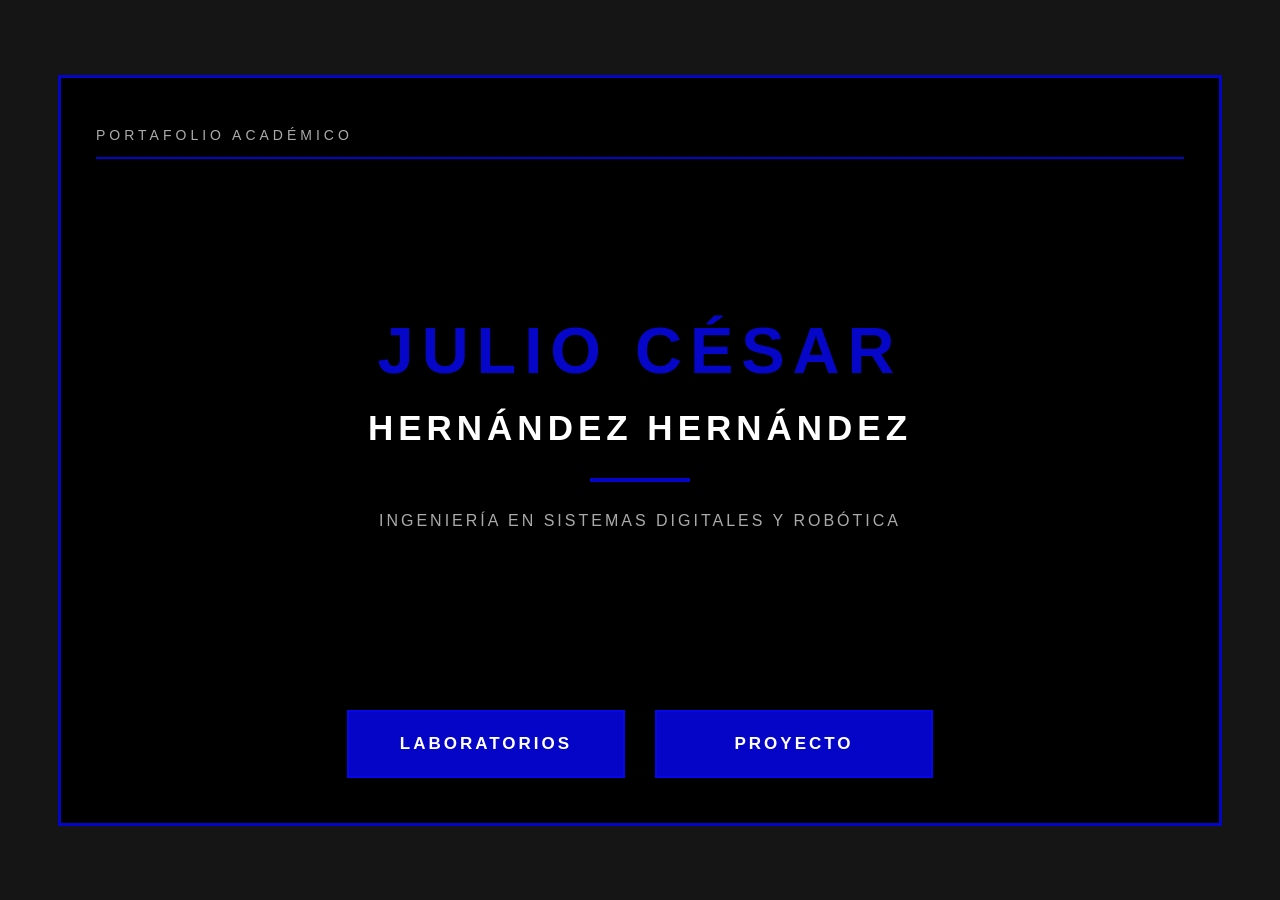
<file: index.html>
<!DOCTYPE html>
<html lang="es">
<head>
    <meta charset="UTF-8">
    <meta name="viewport" content="width=device-width, initial-scale=1.0">
    <title>Julio César Hernández</title>
    <link rel="stylesheet" href="style.css">
</head>
<body>

    <div id="inicio">

        <div id="encabezado">
            <p>PORTAFOLIO ACADÉMICO</p>
        </div>

        <div id="presentacion">
            <i>JULIO CÉSAR</i>
            <h1>HERNÁNDEZ HERNÁNDEZ</h1>

            <div id="linea"></div>

            <p>INGENIERÍA EN SISTEMAS DIGITALES Y ROBÓTICA</p>
        </div>

        <div id="enlaces">
            <a href="laboratorios.html">LABORATORIOS</a>
            <a href="proyecto.html">PROYECTO</a>
        </div>
    </div>

</body>
</html>
</file>
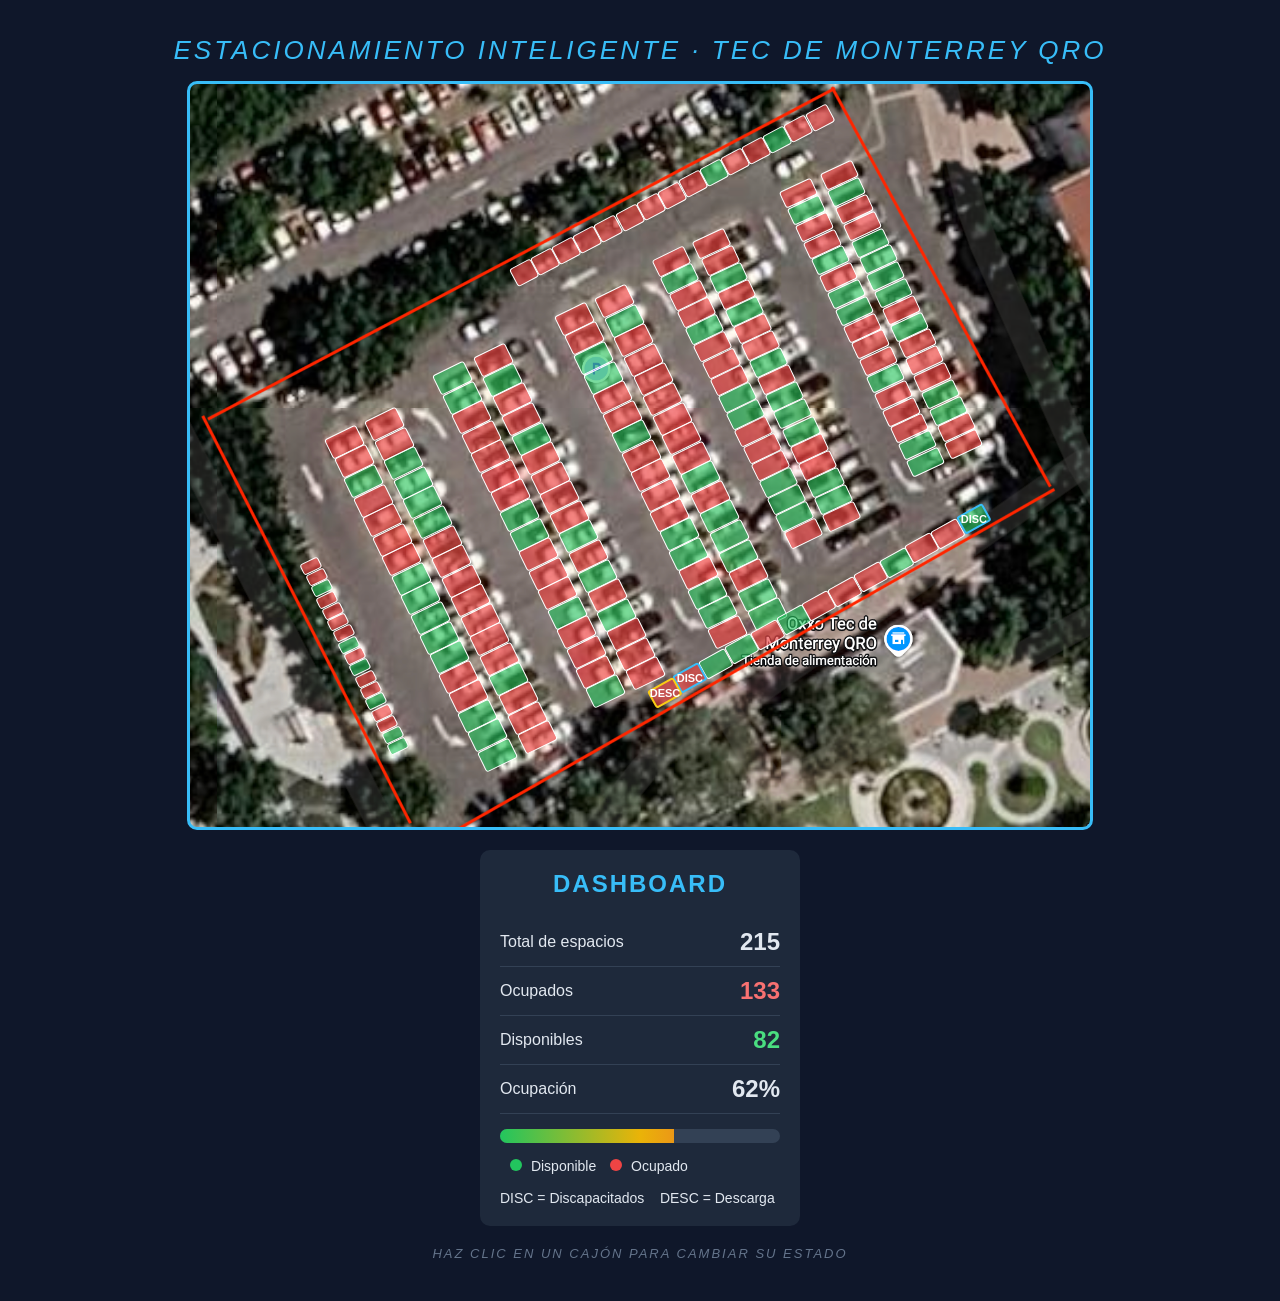
<file: Lab3/index.html>
<!DOCTYPE html>
<html lang="es">
<head>
    <meta charset="UTF-8">
    <meta name="viewport" content="width=device-width, initial-scale=1.0">
    <title>Estacionamiento Inteligente</title>
    <link rel="stylesheet" href="styles.css">
</head>
<body>

    <div id="contenedor">

        <div id="titulo">
            <i>ESTACIONAMIENTO INTELIGENTE · TEC DE MONTERREY QRO</i>
        </div>

        <div id="principal">

            <div id="mapa"></div>

            <div id="panel">
                <h2>DASHBOARD</h2>

                <div class="dato"><span>Total de espacios</span><b id="total">0</b></div>
                <div class="dato"><span>Ocupados</span><b id="ocupados" class="rojo">0</b></div>
                <div class="dato"><span>Disponibles</span><b id="disponibles" class="verde">0</b></div>
                <div class="dato"><span>Ocupación</span><b id="porcentaje">0%</b></div>

                <div id="barra"><div id="relleno"></div></div>

                <div id="leyenda">
                    <span class="punto libre"></span> Disponible
                    <span class="punto ocupado"></span> Ocupado
                    <br><br>
                    DISC = Discapacitados &nbsp;&nbsp; DESC = Descarga
                </div>
            </div>

        </div>

        <div id="pie">
            <i>HAZ CLIC EN UN CAJÓN PARA CAMBIAR SU ESTADO</i>
        </div>

    </div>

<script>
    var escala = 900 / 1522;
    var mapa = document.getElementById("mapa");

    // Crea una fila de cajones
    // x, y = centro del primer cajón | dx, dy = cuánto se mueve cada cajón
    // ancho = profundidad del cajón | alto = largo a lo largo de la fila | giro = grados
    function crearFila(x, y, dx, dy, cantidad, ancho, alto, giro) {
        for (var i = 0; i < cantidad; i++) {
            var div = document.createElement("div");
            div.className = "cajon libre";
            div.style.width = ancho * escala + "px";
            div.style.height = alto * escala + "px";
            div.style.left = (x + i * dx - ancho / 2) * escala + "px";
            div.style.top = (y + i * dy - alto / 2) * escala + "px";
            div.style.transform = "rotate(" + giro + "deg)";
            div.setAttribute("onclick", "cambiar(this)");
            mapa.appendChild(div);
        }
    }

    // Marca un cajón como especial (palabra y borde de color)
    function marcar(cajon, palabra, color) {
        cajon.innerHTML = "<span style='display:inline-block; transform:rotate(-61deg)'>" + palabra + "</span>";
        cajon.style.border = "2px solid " + color;
    }

    // 5 bloques centrales (2 filas de 17 cada uno)
    crearFila(262, 605, 16.1, 33.1, 17, 60, 37, -26);
    crearFila(330, 575, 16.1, 33.1, 17, 60, 37, -26);
    crearFila(445, 497, 16.1, 33.1, 17, 60, 37, -26);
    crearFila(513, 467, 16.1, 33.1, 17, 60, 37, -26);
    crearFila(651, 397, 16.1, 33.1, 17, 60, 37, -26);
    crearFila(719, 367, 16.1, 33.1, 17, 60, 37, -26);
    crearFila(815, 300, 13.9, 28.8, 17, 60, 32, -26);
    crearFila(883, 270, 13.7, 28.8, 17, 60, 32, -25);
    crearFila(1030, 185, 13.4, 28.4, 17, 60, 31, -25);
    crearFila(1098, 155, 13.2, 28.4, 17, 60, 31, -25);

    // 17 lugares abajo de los árboles (lado izquierdo)
    crearFila(205, 815, 9.2, 19.1, 17, 34, 21, -26);

    // Junto al Oxxo: 13 lugares (10 normales + 3 especiales)
    crearFila(1326, 736, -43.6, 24.4, 13, 34, 50, 61);
    var n = mapa.children.length;
    marcar(mapa.children[n - 13], "DISC", "#38bdf8");   // primero: discapacitados
    marcar(mapa.children[n - 2], "DISC", "#38bdf8");    // penúltimo: discapacitados
    marcar(mapa.children[n - 1], "DESC", "#facc15");    // último: descarga

    // 15 lugares hasta arriba (dentro del cuadro rojo)
    crearFila(565, 320, 35.7, -18.8, 15, 34, 40, -118);

    // Todos los cajones del mapa
    var todos = document.getElementsByClassName("cajon");

    // Cambia el estado de un cajón (clic o sensor)
    function cambiar(cajon) {
        if (cajon.className == "cajon libre") {
            cajon.className = "cajon ocupado";
        } else {
            cajon.className = "cajon libre";
        }
        actualizar();
    }

    // Calcula y muestra los datos del dashboard
    function actualizar() {
        var total = todos.length;
        var ocupados = document.getElementsByClassName("cajon ocupado").length;
        var porcentaje = Math.round(ocupados / total * 100);

        document.getElementById("total").innerHTML = total;
        document.getElementById("ocupados").innerHTML = ocupados;
        document.getElementById("disponibles").innerHTML = total - ocupados;
        document.getElementById("porcentaje").innerHTML = porcentaje + "%";
        document.getElementById("relleno").style.width = porcentaje + "%";
    }

    // Sensores: estado inicial aleatorio
    for (var i = 0; i < todos.length; i++) {
        if (Math.random() < 0.6) {
            todos[i].className = "cajon ocupado";
        }
    }
    actualizar();

    // Cada 2 segundos un sensor cambia solo
    setInterval(function () {
        var m = Math.floor(Math.random() * todos.length);
        cambiar(todos[m]);
    }, 2000);
</script>

</body>
</html>
</file>
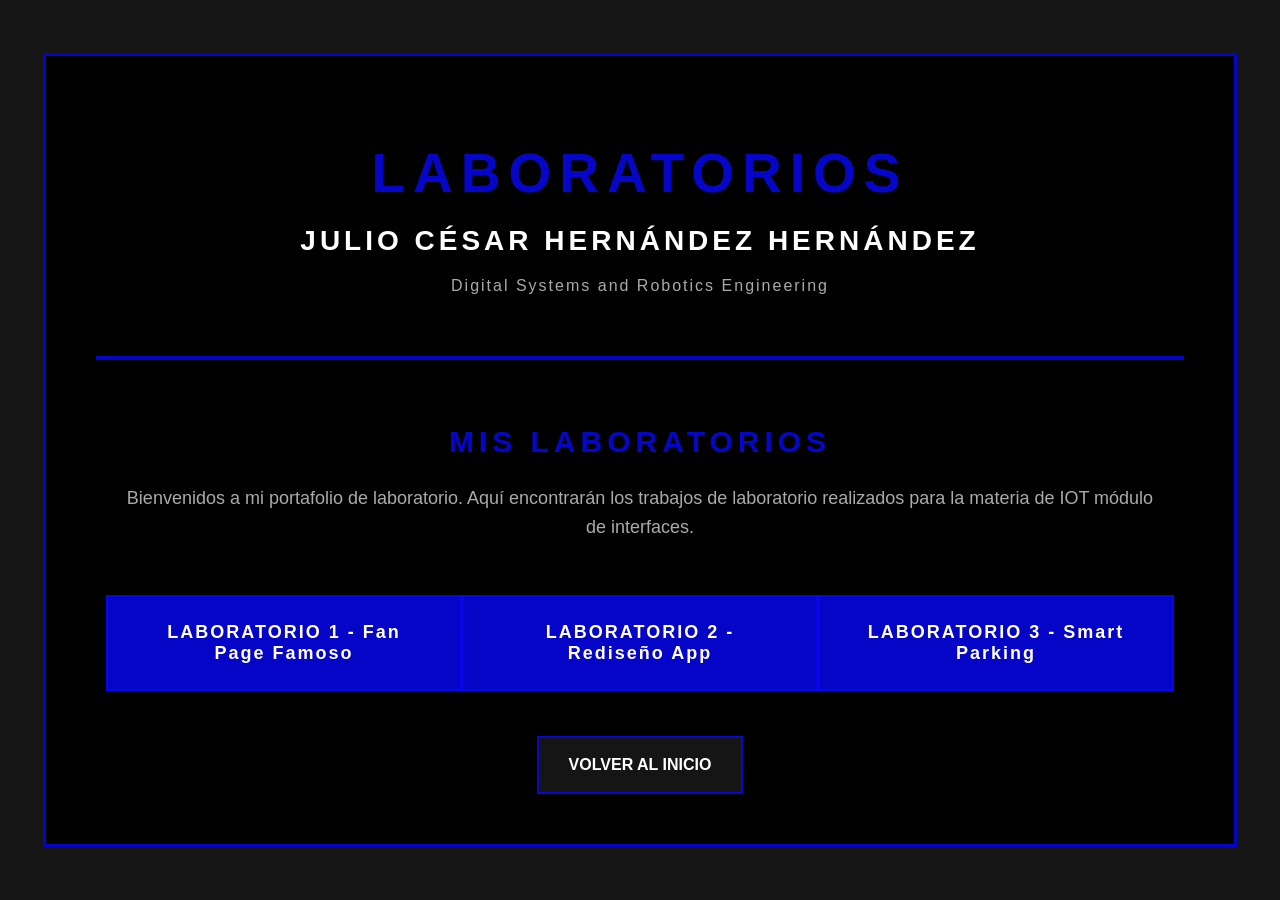
<file: laboratorios.html>
<!DOCTYPE html>
<html lang="es">
<head>
    <meta charset="UTF-8">
    <meta name="viewport" content="width=device-width, initial-scale=1.0">
    <title>Laboratorios</title>
    <link rel="stylesheet" href="style1.css">
</head>
<body>

    <div id="contenedor">

        <div id="logo">
            <i>LABORATORIOS</i>
            <h1>JULIO CÉSAR HERNÁNDEZ HERNÁNDEZ</h1>
            <p>Digital Systems and Robotics Engineering</p>
        </div>

        <div id="linea"></div>

        <div id="introduccion">
            <h2>MIS LABORATORIOS</h2>
            <p>
                Bienvenidos a mi portafolio de laboratorio.
                Aquí encontrarán los trabajos de laboratorio realizados para la materia de IOT módulo de interfaces.
            </p>
        </div>

        <div id="lista-laboratorios">
            <a href="Lab1/Butler.html">LABORATORIO 1 - Fan Page Famoso</a>
            <a href="Lab2/Tarea 2.pdf">LABORATORIO 2 - Rediseño App</a>
            <a href="Lab3/index.html">LABORATORIO 3 - Smart Parking</a>

        </div>

        <div id="regreso">
            <a href="index.html">VOLVER AL INICIO</a>
        </div>

    </div>

</body>
</html>
</file>
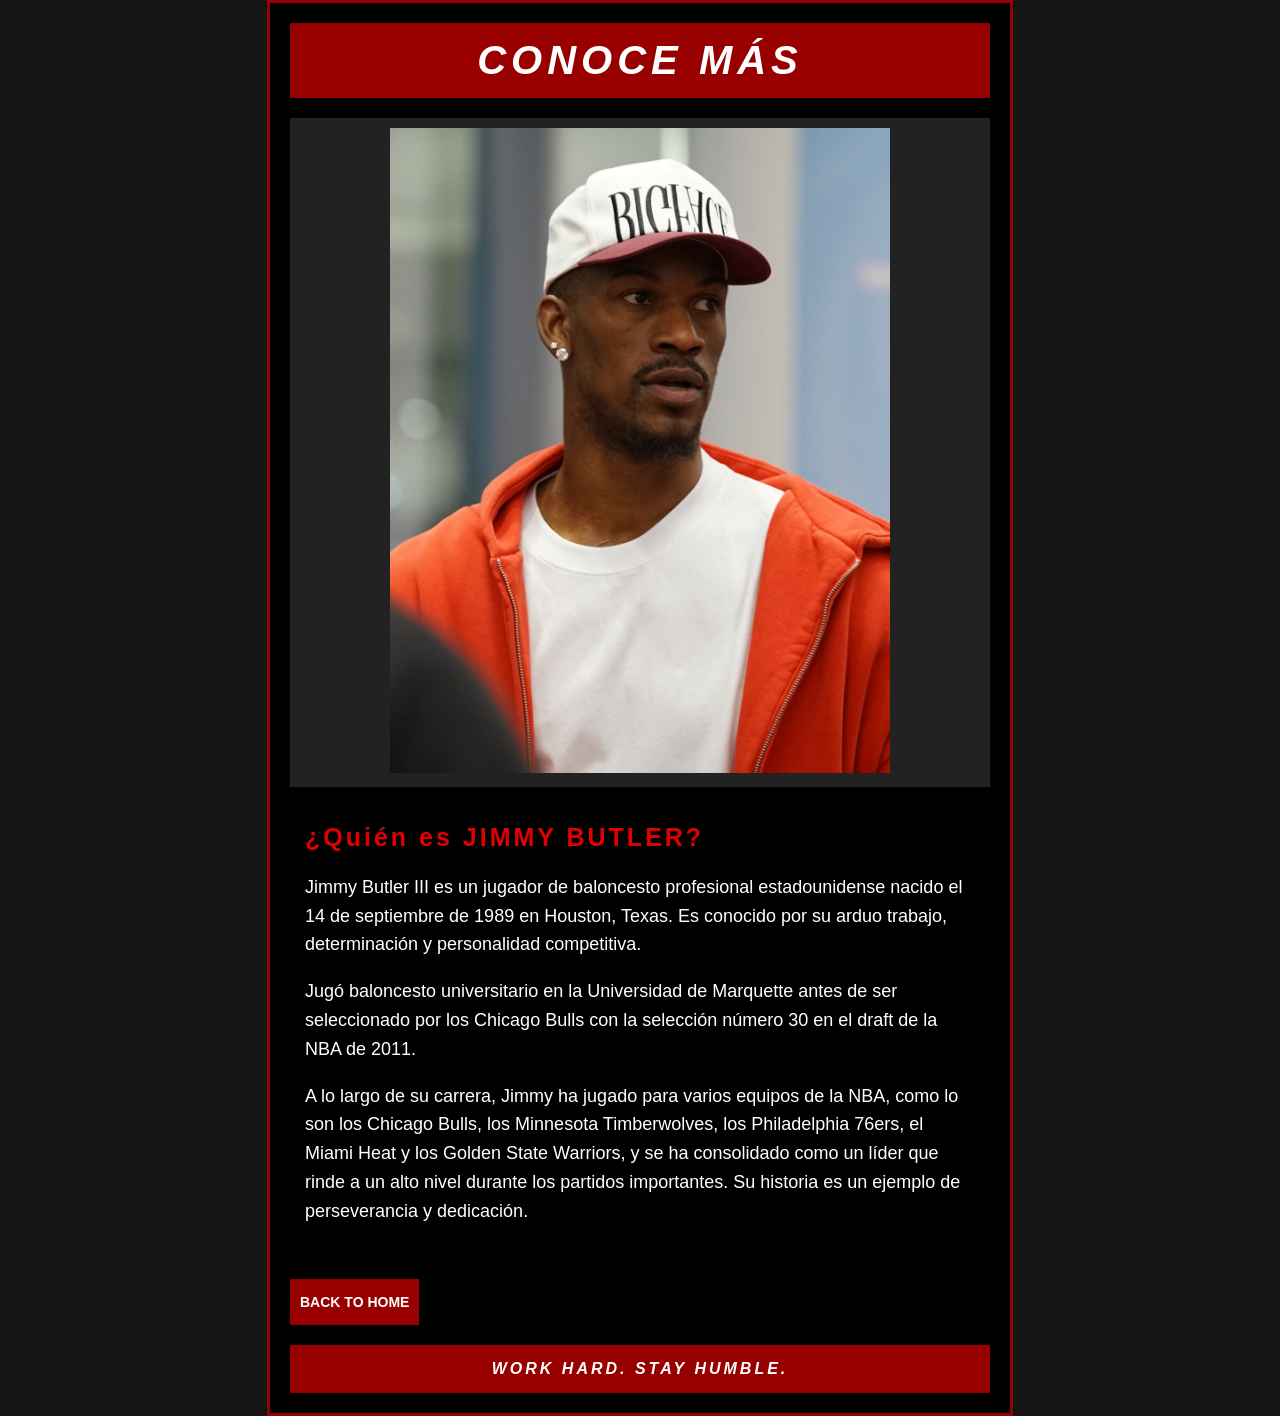
<file: Lab1/about.html>
<!DOCTYPE html>
<html lang="en">
<head>
    <meta charset="UTF-8">
    <meta name="viewport" content="width=device-width, initial-scale=1.0">
    <title>About Jimmy Butler</title>
    <link rel="stylesheet" href="style1.css">
</head>
<body>

    <div id="contenedor">

        <div id="titulo">
            <i>CONOCE MÁS</i>
        </div>

        <div id="imagen">
            <img src="imagenes/about.jpg">
        </div>

        <div id="introduccion">
            <h2>¿Quién es JIMMY BUTLER?</h2>

            <p>
                Jimmy Butler III es un jugador de baloncesto profesional estadounidense nacido el 14 de septiembre de 1989 en Houston, Texas. Es conocido por su arduo trabajo, determinación y personalidad competitiva.
            </p>

            <p>
                Jugó baloncesto universitario en la Universidad de Marquette antes de ser seleccionado por los Chicago Bulls con la selección número 30 en el draft de la NBA de 2011.
            </p>

            <p>
                A lo largo de su carrera, Jimmy ha jugado para varios equipos de la NBA, como lo son los Chicago Bulls, los Minnesota Timberwolves, los Philadelphia 76ers, el Miami Heat y los Golden State Warriors, y se ha consolidado como un líder que rinde a un alto nivel durante los partidos importantes. Su historia es un ejemplo de perseverancia y dedicación.
            </p>
        </div>

        <div id="menu">
            <a href="Butler.html">BACK TO HOME</a>
        </div>

        <div id="pie">
            <i>WORK HARD. STAY HUMBLE.</i>
        </div>

    </div>

</body>
</html>
</file>
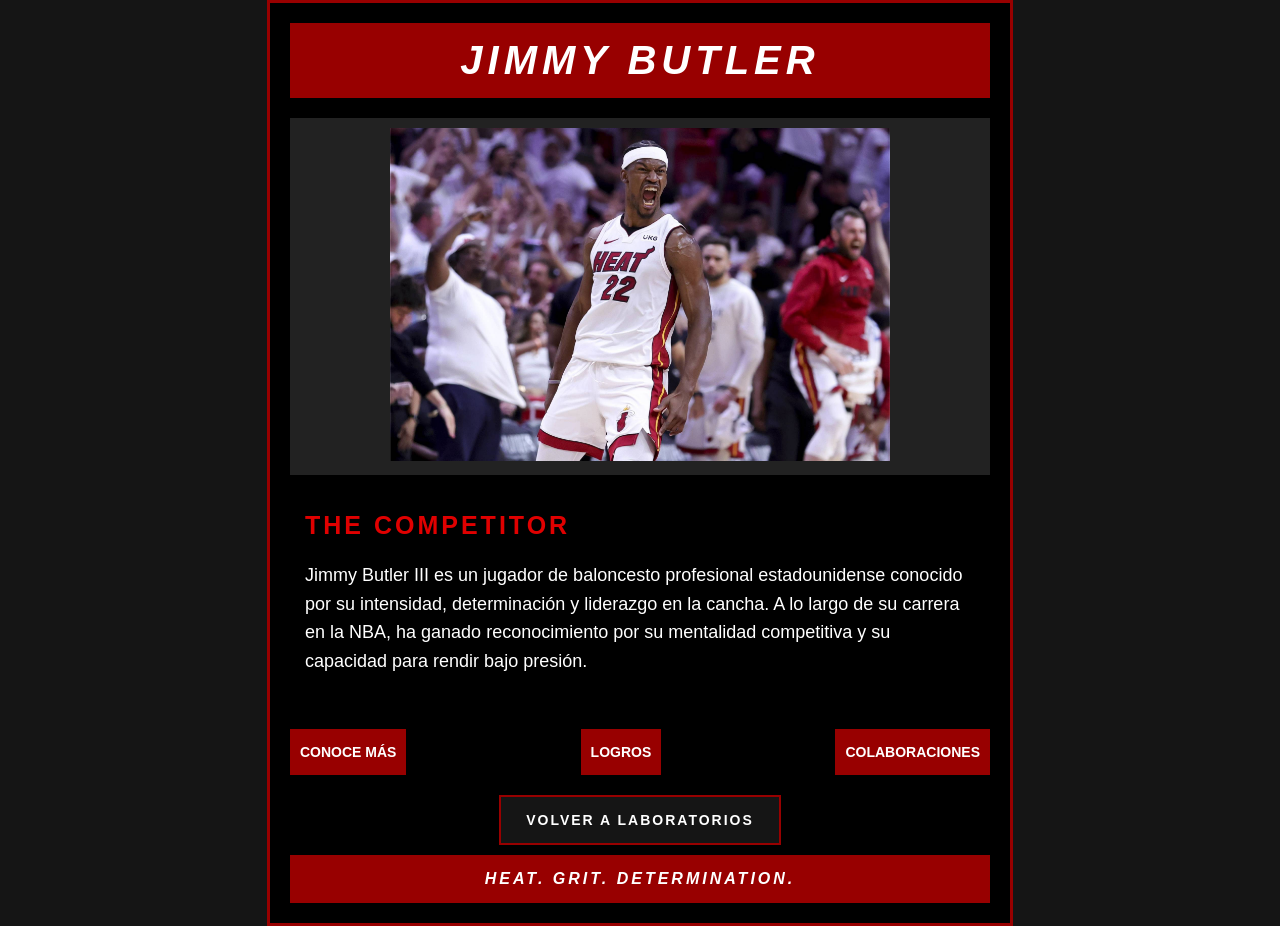
<file: Lab1/Butler.html>
<!DOCTYPE html>
<html lang="en">
<head>
    <meta charset="UTF-8">
    <meta name="viewport" content="width=device-width, initial-scale=1.0">
    <title>Jimmy Butler</title>
    <link rel="stylesheet" href="style1.css">
</head>
<body>

    <div id="contenedor">

        <div id="titulo">
            <i>JIMMY BUTLER</i>
        </div>

        <div id="imagen">
            <img src="imagenes/Butler.jpeg" alt="Jimmy Butler">
        </div>

        <div id="introduccion">
            <h2>THE COMPETITOR</h2>

            <p>
                Jimmy Butler III es un jugador de baloncesto profesional estadounidense conocido por su intensidad, determinación y liderazgo en la cancha. A lo largo de su carrera en la NBA, ha ganado reconocimiento por su mentalidad competitiva y su capacidad para rendir bajo presión.
            </p>
        </div>

        <div id="menu">
            <a href="about.html">CONOCE MÁS</a>

            <a href="logros.html">LOGROS</a>

            <a href="colaboraciones.html">COLABORACIONES</a>
        </div>

        <div id="regreso">
            <a href="../laboratorios.html">VOLVER A LABORATORIOS</a>
        </div>

        <div id="pie">
            <i>HEAT. GRIT. DETERMINATION.</i>
        </div>

    </div>

</body>
</html>
</file>
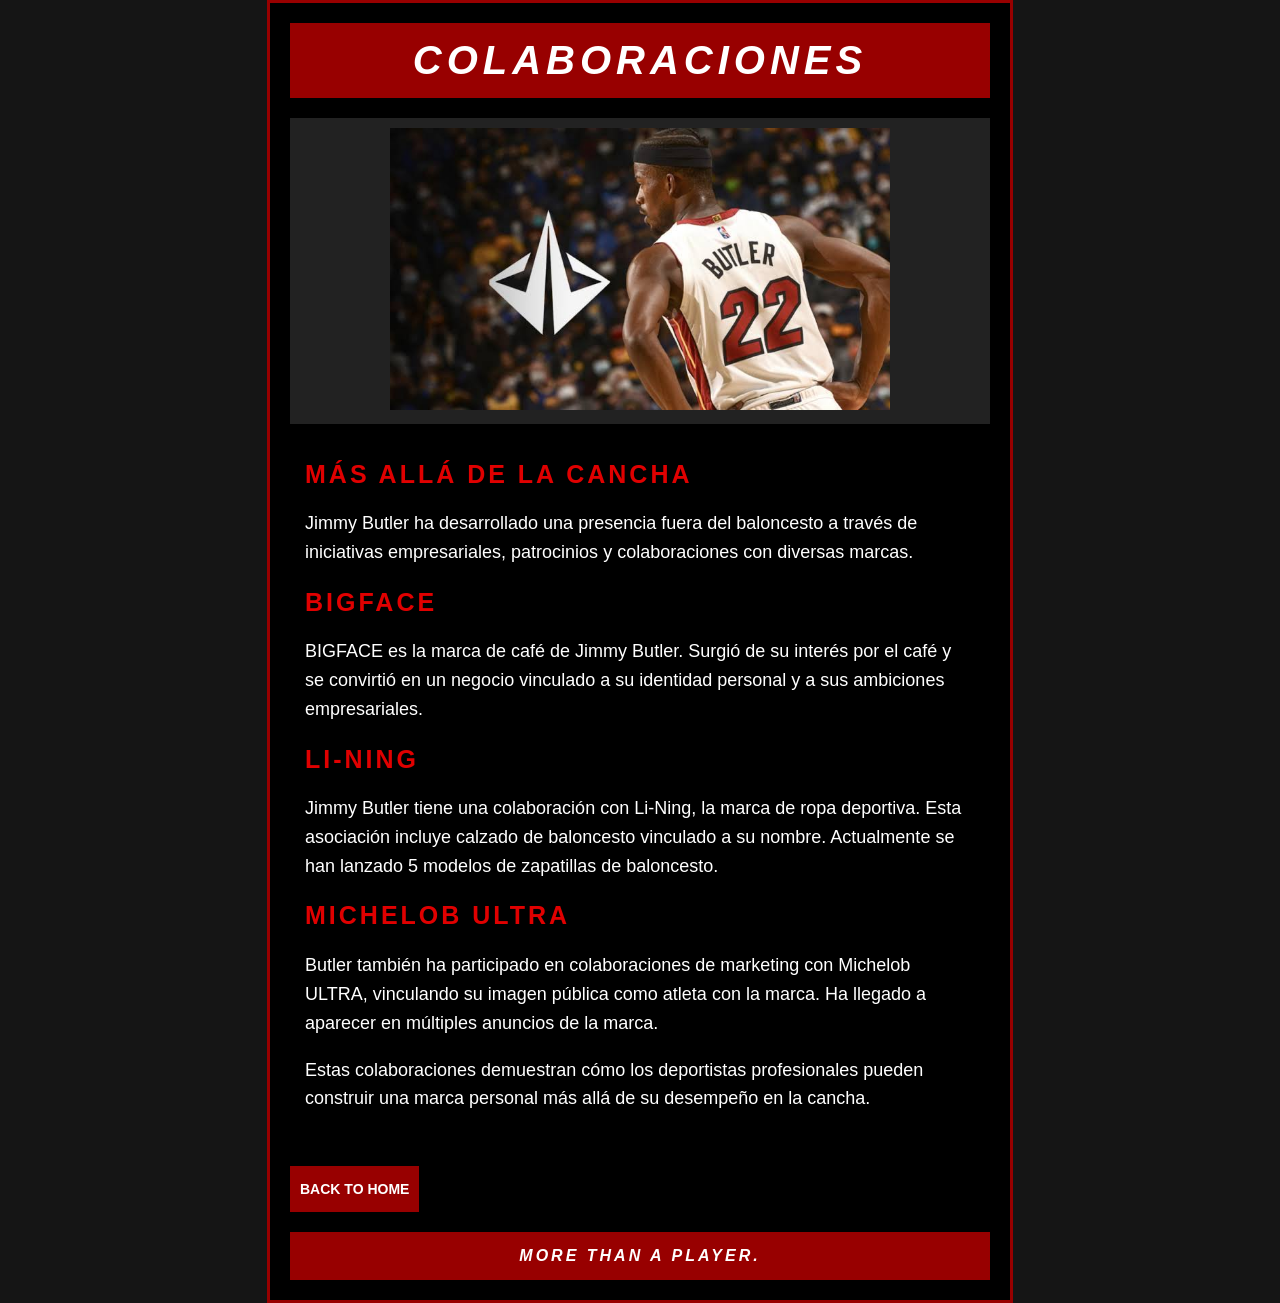
<file: Lab1/colaboraciones.html>
<!DOCTYPE html>
<html lang="en">
<head>
    <meta charset="UTF-8">
    <meta name="viewport" content="width=device-width, initial-scale=1.0">
    <title>Jimmy Butler Brand Collaborations</title>
    <link rel="stylesheet" href="style1.css">
</head>
<body>

    <div id="contenedor">

        <div id="titulo">
            <i>COLABORACIONES</i>
        </div>

        <div id="imagen">
            <img src="imagenes/colabs.jpg">
        </div>

        <div id="introduccion">
            <h2>MÁS ALLÁ DE LA CANCHA</h2>

            <p>
                Jimmy Butler ha desarrollado una presencia fuera del baloncesto a través de iniciativas empresariales, patrocinios y colaboraciones con diversas marcas.
            </p>

            <h2>BIGFACE</h2>

            <p>
                BIGFACE es la marca de café de Jimmy Butler. Surgió de su interés por el café y se convirtió en un negocio vinculado a su identidad personal y a sus ambiciones empresariales.
            </p>

            <h2>LI-NING</h2>

            <p>
                Jimmy Butler tiene una colaboración con Li-Ning,
                la marca de ropa deportiva. Esta asociación incluye
                calzado de baloncesto vinculado a su nombre. Actualmente se han lanzado 5 modelos de zapatillas de baloncesto.
            </p>

            <h2>MICHELOB ULTRA</h2>

            <p>
                Butler también ha participado en colaboraciones de marketing con Michelob ULTRA, vinculando su imagen pública como atleta con la marca. Ha llegado a aparecer en múltiples anuncios de la marca.
            </p>

            <p>
                Estas colaboraciones demuestran cómo los deportistas profesionales pueden construir una marca personal más allá de su desempeño en la cancha.
            </p>
        </div>

        <div id="menu">
            <a href="Butler.html">BACK TO HOME</a>
        </div>

        <div id="pie">
            <i>MORE THAN A PLAYER.</i>
        </div>

    </div>

</body>
</html>
</file>
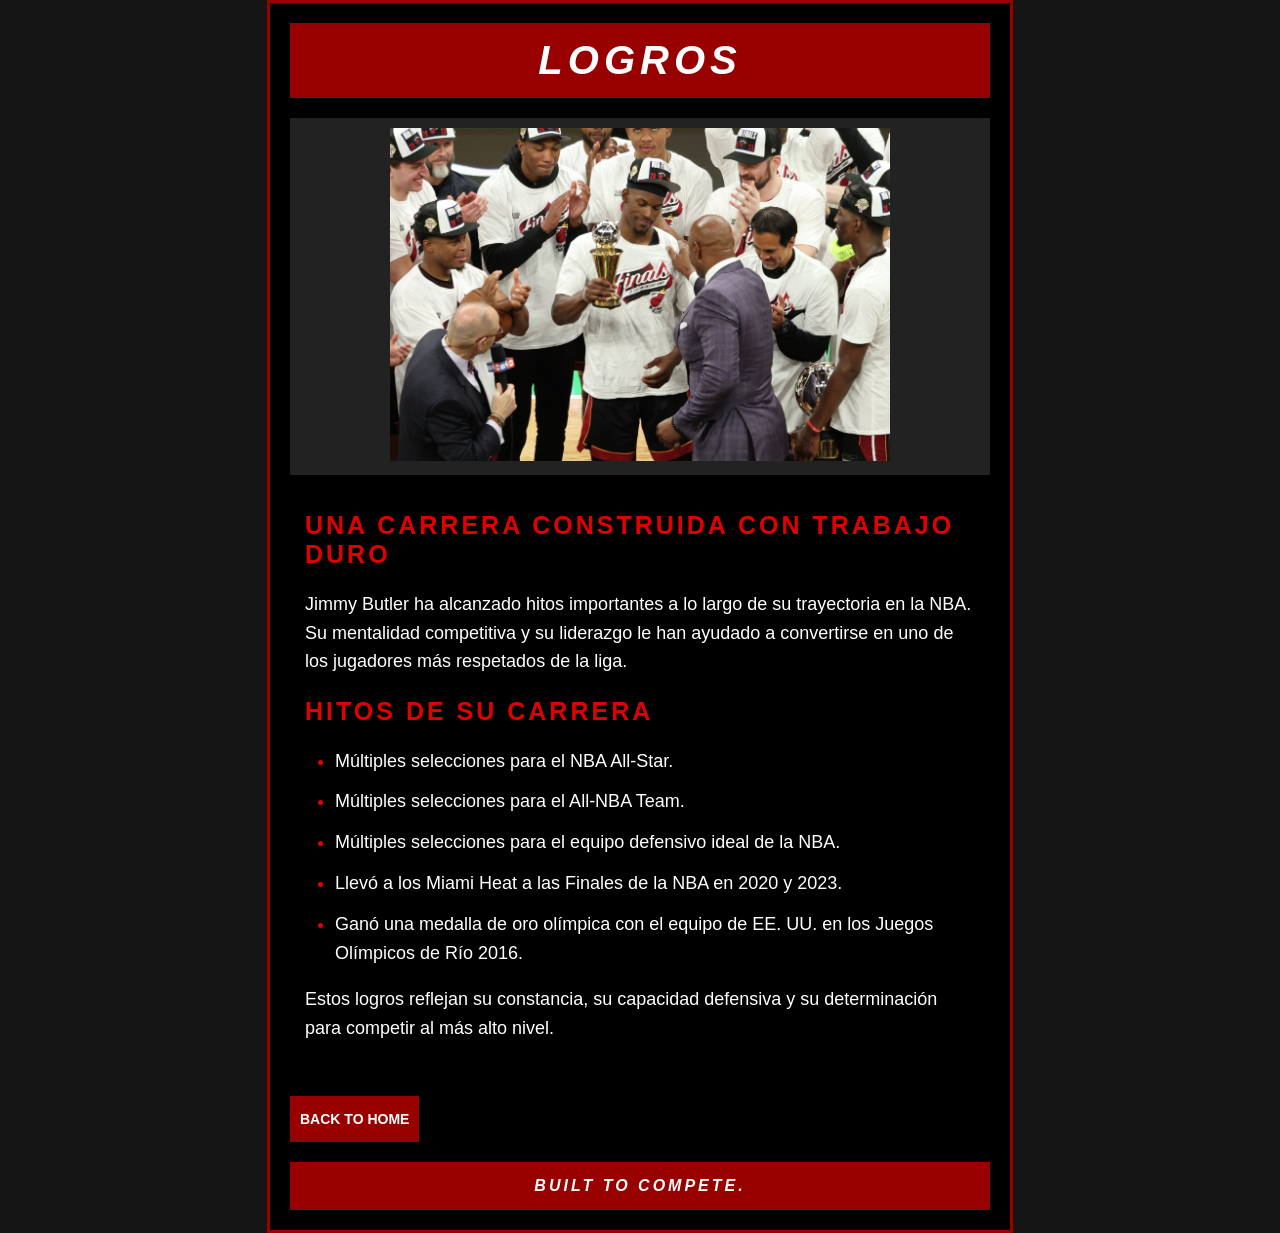
<file: Lab1/logros.html>
<!DOCTYPE html>
<html lang="en">
<head>
    <meta charset="UTF-8">
    <meta name="viewport" content="width=device-width, initial-scale=1.0">
    <title>Jimmy Butler Achievements</title>
    <link rel="stylesheet" href="style1.css">
</head>
<body>

    <div id="contenedor">

        <div id="titulo">
            <i>LOGROS</i>
        </div>

        <div id="imagen">
            <img src="imagenes/logros.jpg" alt="Jimmy Butler">
        </div>

        <div id="introduccion">
            <h2>UNA CARRERA CONSTRUIDA CON TRABAJO DURO</h2>

            <p>
                Jimmy Butler ha alcanzado hitos importantes
                a lo largo de su trayectoria en la NBA. Su mentalidad competitiva
                y su liderazgo le han ayudado a convertirse en uno de los
                jugadores más respetados de la liga.
            </p>

            <h2>HITOS DE SU CARRERA</h2>

            <ul id="lista-logros">
                <li>Múltiples selecciones para el NBA All-Star.</li>

                <li>Múltiples selecciones para el All-NBA Team.</li>

                <li>Múltiples selecciones para el equipo defensivo ideal de la NBA.</li>

                <li>
                    Llevó a los Miami Heat a las Finales de la NBA
                    en 2020 y 2023.
                </li>

                <li>
                    Ganó una medalla de oro olímpica con el equipo de EE. UU.
                    en los Juegos Olímpicos de Río 2016.
                </li>
            </ul>

            <p>
                Estos logros reflejan su constancia,
                su capacidad defensiva y su determinación para competir
                al más alto nivel.
            </p>
        </div>

        <div id="menu">
            <a href="Butler.html">BACK TO HOME</a>
        </div>

        <div id="pie">
            <i>BUILT TO COMPETE.</i>
        </div>

    </div>

</body>
</html>
</file>
<file: style.css>
body {
    margin: 0;
    background-color: #151515;
    min-height: 100vh;
    display: flex;
    justify-content: center;
    align-items: center;
}

#inicio {
    background-color: black;
    border: 3px solid rgba(7, 7, 238, 0.845);
    width: 85%;
    min-height: 75vh;
    padding: 35px;
    display: flex;
    flex-direction: column;
    justify-content: space-between;
}

#encabezado {
    text-align: left;
    border-bottom: 2px solid rgba(7, 7, 238, 0.845);
}

#encabezado p {
    color: #aaaaaa;
    font-family: Arial, Helvetica, sans-serif;
    font-size: 14px;
    letter-spacing: 4px;
}

#presentacion {
    text-align: center;
    margin: 50px 0;
}

#presentacion i {
    color: rgba(7, 7, 238, 0.845);
    font-family: Arial, Helvetica, sans-serif;
    font-size: 65px;
    font-weight: 900;
    letter-spacing: 8px;
    font-style: normal;
}

#presentacion h1 {
    color: white;
    font-family: Arial, Helvetica, sans-serif;
    font-size: 35px;
    letter-spacing: 5px;
    margin: 20px 0;
}

#linea {
    background-color: rgba(7, 7, 238, 0.845);
    height: 4px;
    width: 100px;
    margin: 30px auto;
}

#presentacion p {
    color: #aaaaaa;
    font-family: Arial, Helvetica, sans-serif;
    font-size: 16px;
    letter-spacing: 3px;
}

#enlaces {
    display: flex;
    justify-content: center;
    gap: 30px;
    padding: 10px;
}

#enlaces a {
    width: 230px;
    color: white;
    background-color: rgba(7, 7, 238, 0.845);
    border: 2px solid rgba(7, 7, 238, 0.845);
    padding: 22px;
    font-family: Arial, Helvetica, sans-serif;
    font-size: 17px;
    font-weight: 900;
    letter-spacing: 3px;
    text-align: center;
    text-decoration: none;
}

#enlaces a:hover {
    color: rgba(7, 7, 238, 0.845);
    background-color: white;
    border-color: white;
}
</file>
<file: Lab3/styles.css>
body {
    margin: 0;
    font-family: Arial, Helvetica, sans-serif;
    background-color: #0f172a;
    color: #e2e8f0;
}

#contenedor {
    max-width: 1250px;
    margin: 0 auto;
    padding: 20px;
}

#titulo {
    text-align: center;
    font-size: 26px;
    letter-spacing: 3px;
    padding: 15px;
    color: #38bdf8;
}

#principal {
    display: flex;
    flex-wrap: wrap;
    gap: 20px;
    justify-content: center;
}

#mapa {
    position: relative;
    width: 900px;
    height: 743px;
    background-image: url("estacionamiento.png");
    background-size: 100% 100%;
    border: 3px solid #38bdf8;
    border-radius: 10px;
    overflow: hidden;
}

.cajon {
    position: absolute;
    box-sizing: border-box;
    border: 1px solid white;
    border-radius: 3px;
    cursor: pointer;
    transition: background-color 0.4s;
    display: flex;
    align-items: center;
    justify-content: center;
    font-size: 11px;
    font-weight: bold;
    color: white;
}

.libre {
    background-color: rgba(34, 197, 94, 0.60);
}

.ocupado {
    background-color: rgba(239, 68, 68, 0.65);
}

.cajon:hover {
    border: 2px solid yellow;
    z-index: 5;
}


#panel {
    width: 280px;
    background-color: #1e293b;
    border-radius: 10px;
    padding: 20px;
}

#panel h2 {
    margin-top: 0;
    text-align: center;
    color: #38bdf8;
    letter-spacing: 2px;
}

#panel h3 {
    margin-top: 25px;
    font-size: 15px;
    color: #94a3b8;
}

.dato {
    display: flex;
    justify-content: space-between;
    align-items: center;
    padding: 10px 0;
    border-bottom: 1px solid #334155;
}

.dato b {
    font-size: 24px;
}

.rojo  { color: #f87171; }
.verde { color: #4ade80; }

#barra {
    height: 14px;
    background-color: #334155;
    border-radius: 7px;
    margin: 15px 0;
    overflow: hidden;
}

#relleno {
    height: 100%;
    width: 0%;
    background: linear-gradient(90deg, #22c55e, #eab308, #ef4444);
    background-size: 280px 100%;
    transition: width 0.5s;
}

#botones {
    display: flex;
    flex-direction: column;
    gap: 8px;
}

button {
    padding: 10px;
    border: none;
    border-radius: 6px;
    background-color: #0284c7;
    color: white;
    font-size: 14px;
    cursor: pointer;
}

button:hover {
    background-color: #0ea5e9;
}

#leyenda {
    margin-top: 15px;
    font-size: 14px;
}

.punto {
    display: inline-block;
    width: 12px;
    height: 12px;
    border-radius: 50%;
    margin: 0 5px 0 10px;
}

.punto.libre   { background-color: #22c55e; }
.punto.ocupado { background-color: #ef4444; }

#registro {
    list-style: none;
    padding: 0;
    margin: 0;
    font-size: 13px;
}

#registro li {
    padding: 5px 0;
    border-bottom: 1px solid #334155;
}

#registro small {
    color: #64748b;
}

#pie {
    text-align: center;
    padding: 20px;
    font-size: 13px;
    letter-spacing: 2px;
    color: #64748b;
}
</file>
<file: style1.css>
body {
    margin: 0;
    background-color: #151515;
    min-height: 100vh;
    display: flex;
    justify-content: center;
    align-items: center;
}

#contenedor {
    background-color: black;
    padding: 50px;
    width: 85%;
    min-height: 75vh;
    border: 3px solid rgba(7, 7, 238, 0.845);
    display: flex;
    flex-direction: column;
    justify-content: center;
}

#logo {
    text-align: center;
    background-color: black;
    padding: 35px 15px;
}

#logo i {
    margin: 0;
    color: rgba(7, 7, 238, 0.845);
    font-family: Arial, Helvetica, sans-serif;
    font-size: 55px;
    font-weight: 900;
    letter-spacing: 8px;
    font-style: normal;
}

#logo h1 {
    margin: 20px 0;
    color: white;
    font-family: Arial, Helvetica, sans-serif;
    font-size: 28px;
    letter-spacing: 4px;
}

#logo p {
    color: #aaaaaa;
    font-family: Arial, Helvetica, sans-serif;
    font-size: 16px;
    letter-spacing: 2px;
}

#linea {
    background-color: rgba(7, 7, 238, 0.845);
    height: 4px;
    margin: 10px 0 30px 0;
}

#introduccion {
    text-align: center;
    padding: 10px 30px;
}

#introduccion h2 {
    color: rgba(7, 7, 238, 0.845);
    font-family: Arial, Helvetica, sans-serif;
    font-size: 30px;
    letter-spacing: 5px;
}

#introduccion p {
    color: #aaaaaa;
    font-family: Arial, Helvetica, sans-serif;
    font-size: 18px;
    line-height: 1.6;
}

#lista-laboratorios {
    display: flex;
    justify-content: center;
    padding: 25px 10px;
}

#lista-laboratorios a {
    color: white;
    background-color: rgba(7, 7, 238, 0.845);
    font-family: Arial, Helvetica, sans-serif;
    font-size: 18px;
    font-weight: 900;
    letter-spacing: 2px;
    text-align: center;
    text-decoration: none;
    padding: 25px 45px;
    border: 2px solid rgba(7, 7, 238, 0.845);
    width: 300px;
}

#lista-laboratorios a:hover {
    color: rgba(7, 7, 238, 0.845);
    background-color: white;
    border: 2px solid white;
}

#regreso {
    display: flex;
    justify-content: center;
    margin-top: 20px;
}

#regreso a {
    color: white;
    background-color: #151515;
    font-family: Arial, Helvetica, sans-serif;
    font-size: 16px;
    font-weight: 900;
    text-decoration: none;
    text-align: center;
    padding: 18px 30px;
    border: 2px solid rgba(7, 7, 238, 0.845);
}

#regreso a:hover {
    color: rgba(7, 7, 238, 0.845);
    background-color: white;
}
</file>
<file: Lab1/style1.css>
body {
    margin: 0;
    background-color: #151515;
    min-height: 100vh;
    display: flex;
    justify-content: center;
    align-items: center;
}

#contenedor {
    background-color: black;
    padding: 20px;
    width: 700px;
    border: 3px solid #980000;
}

#titulo {
    text-align: center;
    background-color: #980000;
    padding: 15px;
    margin-bottom: 20px;
}

i {
    margin: 0;
    color: white;
    font-family: Arial, Helvetica, sans-serif;
    font-size: 40px;
    font-weight: 900;
    letter-spacing: 5px;
}

#imagen {
    text-align: center;
    background-color: #222222;
    padding: 10px;
}

img {
    width: 100%;
    max-width: 500px;
}

#introduccion {
    color: white;
    font-family: Arial, Helvetica, sans-serif;
    padding: 15px;
}

h2 {
    color: #e00000;
    letter-spacing: 3px;
    font-size: 25px;
}

p {
    font-size: 18px;
    line-height: 1.6;
}

#menu {
    display: flex;
    justify-content: space-between;
    gap: 10px;
    margin-top: 20px;
    margin-bottom: 20px;
}

#menu a {
    color: white;
    background-color: #980000;
    font-family: Arial, Helvetica, sans-serif;
    font-size: 14px;
    font-weight: 900;
    text-decoration: none;
    text-align: center;
    padding: 15px 10px;
}

#menu a:hover {
    background-color: white;
    color: #980000;
}

#pie {
    text-align: center;
    background-color: #980000;
    padding: 15px;
    margin-top: 10px;
}

#pie i {
    font-size: 16px;
    letter-spacing: 3px;
}

#regreso {
    display: flex;
    justify-content: center;
    margin-top: 20px;
}

#regreso a {
    color: white;
    background-color: #151515;
    font-family: Arial, Helvetica, sans-serif;
    font-size: 14px;
    font-weight: 900;
    letter-spacing: 2px;
    text-decoration: none;
    text-align: center;
    padding: 15px 25px;
    border: 2px solid #980000;
}

#regreso a:hover {
    color: #980000;
    background-color: white;
    border-color: white;
}

#lista-logros {
    color: white;
    font-family: Arial, Helvetica, sans-serif;
    font-size: 18px;
    line-height: 1.6;
    padding-left: 30px;
}

#lista-logros li {
    margin-bottom: 12px;
}

#lista-logros li::marker {
    color: #e00000;
}
</file>
